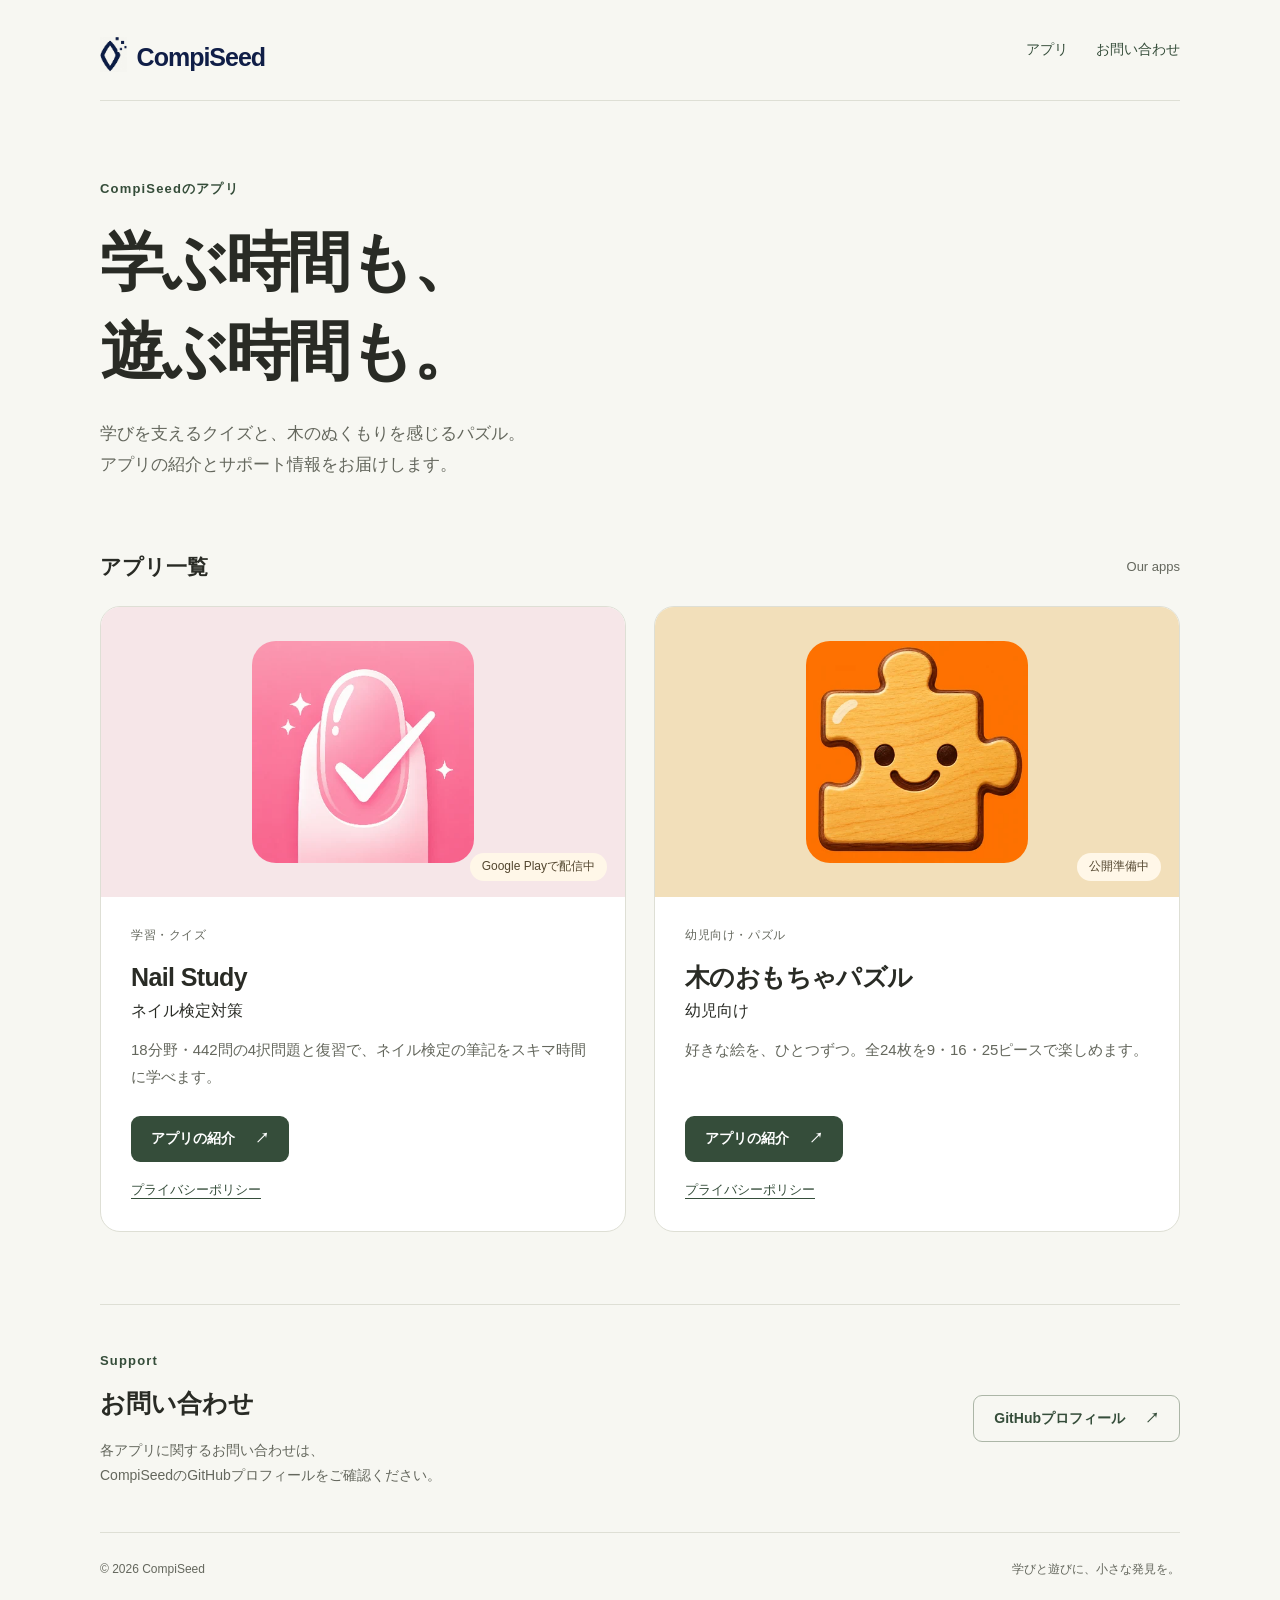
<file: index.html>
<!doctype html>
<html lang="ja">
<head>
  <meta charset="utf-8">
  <meta name="viewport" content="width=device-width, initial-scale=1">
  <meta name="description" content="CompiSeedのアプリ公式サイト。Nail Study - ネイル検定対策、木のおもちゃパズル幼児向けの紹介とプライバシーポリシー。">
  <title>CompiSeed | アプリの紹介・サポート</title>
  <link rel="stylesheet" href="assets/site.css?v=logo-c">
  <script src="assets/brand.js?v=logo-c" defer></script>
  <link rel="icon" href="/favicon.ico?v=full-logo-v2" type="image/x-icon">
  <link rel="icon" href="/favicon-32.png?v=full-logo-v2" type="image/png" sizes="32x32">
  <link rel="apple-touch-icon" href="/apple-touch-icon.png?v=full-logo-v2" sizes="180x180">
  <link rel="canonical" href="https://compiseed.github.io/">
  <meta property="og:type" content="website">
  <meta property="og:site_name" content="CompiSeed">
  <meta property="og:locale" content="ja_JP">
  <meta property="og:title" content="CompiSeed | アプリの紹介・サポート">
  <meta property="og:description" content="CompiSeedのアプリ公式サイト。Nail Study - ネイル検定対策、木のおもちゃパズル幼児向けの紹介とプライバシーポリシー。">
  <meta property="og:url" content="https://compiseed.github.io/">
  <meta property="og:image" content="https://compiseed.github.io/assets/og-compiseed-v1.png">
  <meta property="og:image:type" content="image/png">
  <meta property="og:image:width" content="1200">
  <meta property="og:image:height" content="630">
  <meta property="og:image:alt" content="CompiSeed。学ぶ時間も、遊ぶ時間も。Nail Studyと木のおもちゃパズルの公式サイト。">
  <meta name="twitter:card" content="summary_large_image">
  <meta name="twitter:title" content="CompiSeed | アプリの紹介・サポート">
  <meta name="twitter:description" content="CompiSeedのアプリ公式サイト。Nail Study - ネイル検定対策、木のおもちゃパズル幼児向けの紹介とプライバシーポリシー。">
  <meta name="twitter:image" content="https://compiseed.github.io/assets/og-compiseed-v1.png">
  <meta name="twitter:image:alt" content="CompiSeed。学ぶ時間も、遊ぶ時間も。Nail Studyと木のおもちゃパズルの公式サイト。">
</head>
<body>
  <a class="skip" href="#main">本文へ移動</a>
  <header class="site-header container">
    <a class="brand" href="./" aria-label="CompiSeed ホーム"><span class="brand-icon"><img src="assets/compiseed-logo.jpg" width="573" height="573" alt="CompiSeedのシンボルマーク" decoding="async"></span><span class="brand-wordmark">CompiSeed</span></a>
    <nav aria-label="メインナビゲーション"><a href="#apps">アプリ</a><a href="#support">お問い合わせ</a></nav>
  </header>
  <main id="main" class="container">
    <section class="intro" aria-labelledby="intro-title">
      <p class="eyebrow">CompiSeedのアプリ</p>
      <h1 id="intro-title">学ぶ時間も、<br>遊ぶ時間も。</h1>
      <p class="lead">学びを支えるクイズと、木のぬくもりを感じるパズル。<br class="desktop-break">アプリの紹介とサポート情報をお届けします。</p>
    </section>
    <section id="apps" aria-labelledby="apps-title">
      <div class="section-heading"><h2 id="apps-title">アプリ一覧</h2><span>Our apps</span></div>
      <div class="app-grid">
        <article class="app-card nail-card">
          <div class="app-visual nail-visual nail-icon-visual"><img src="assets/nail-icon.webp" width="360" height="360" alt="Nail Studyの公式アプリアイコン。ピンクの爪に白いチェックマーク。" decoding="async"><span class="status nail-status">Google Playで配信中</span></div>
          <div class="app-copy"><p class="category">学習・クイズ</p><h3>Nail Study<span class="subtitle">ネイル検定対策</span></h3><p>18分野・442問の4択問題と復習で、ネイル検定の筆記をスキマ時間に学べます。</p><div class="app-links"><a class="button" href="nail-study/">アプリの紹介 <span aria-hidden="true">↗</span></a><a class="text-link" href="privacy.html">プライバシーポリシー</a></div></div>
        </article>
        <article class="app-card puzzle-card">
          <div class="app-visual puzzle-visual"><img src="assets/smiling-piece.webp" width="360" height="360" alt="木の質感のある、にっこり笑うパズルピース" decoding="async"><span class="status">公開準備中</span></div>
          <div class="app-copy"><p class="category">幼児向け・パズル</p><h3>木のおもちゃパズル<span class="subtitle">幼児向け</span></h3><p>好きな絵を、ひとつずつ。全24枚を9・16・25ピースで楽しめます。</p><div class="app-links"><a class="button" href="wooden-puzzle/">アプリの紹介 <span aria-hidden="true">↗</span></a><a class="text-link" href="wooden-puzzle/privacy.html">プライバシーポリシー</a></div></div>
        </article>
      </div>
    </section>
    <section id="support" class="support" aria-labelledby="support-title">
      <div><p class="eyebrow">Support</p><h2 id="support-title">お問い合わせ</h2><p>各アプリに関するお問い合わせは、<br>CompiSeedのGitHubプロフィールをご確認ください。</p></div>
      <a class="button button-outline" href="https://github.com/compiseed">GitHubプロフィール <span aria-hidden="true">↗</span></a>
    </section>
  </main>
  <footer class="site-footer container"><span>© 2026 CompiSeed</span><span>学びと遊びに、小さな発見を。</span></footer>
</body>
</html>
</file>
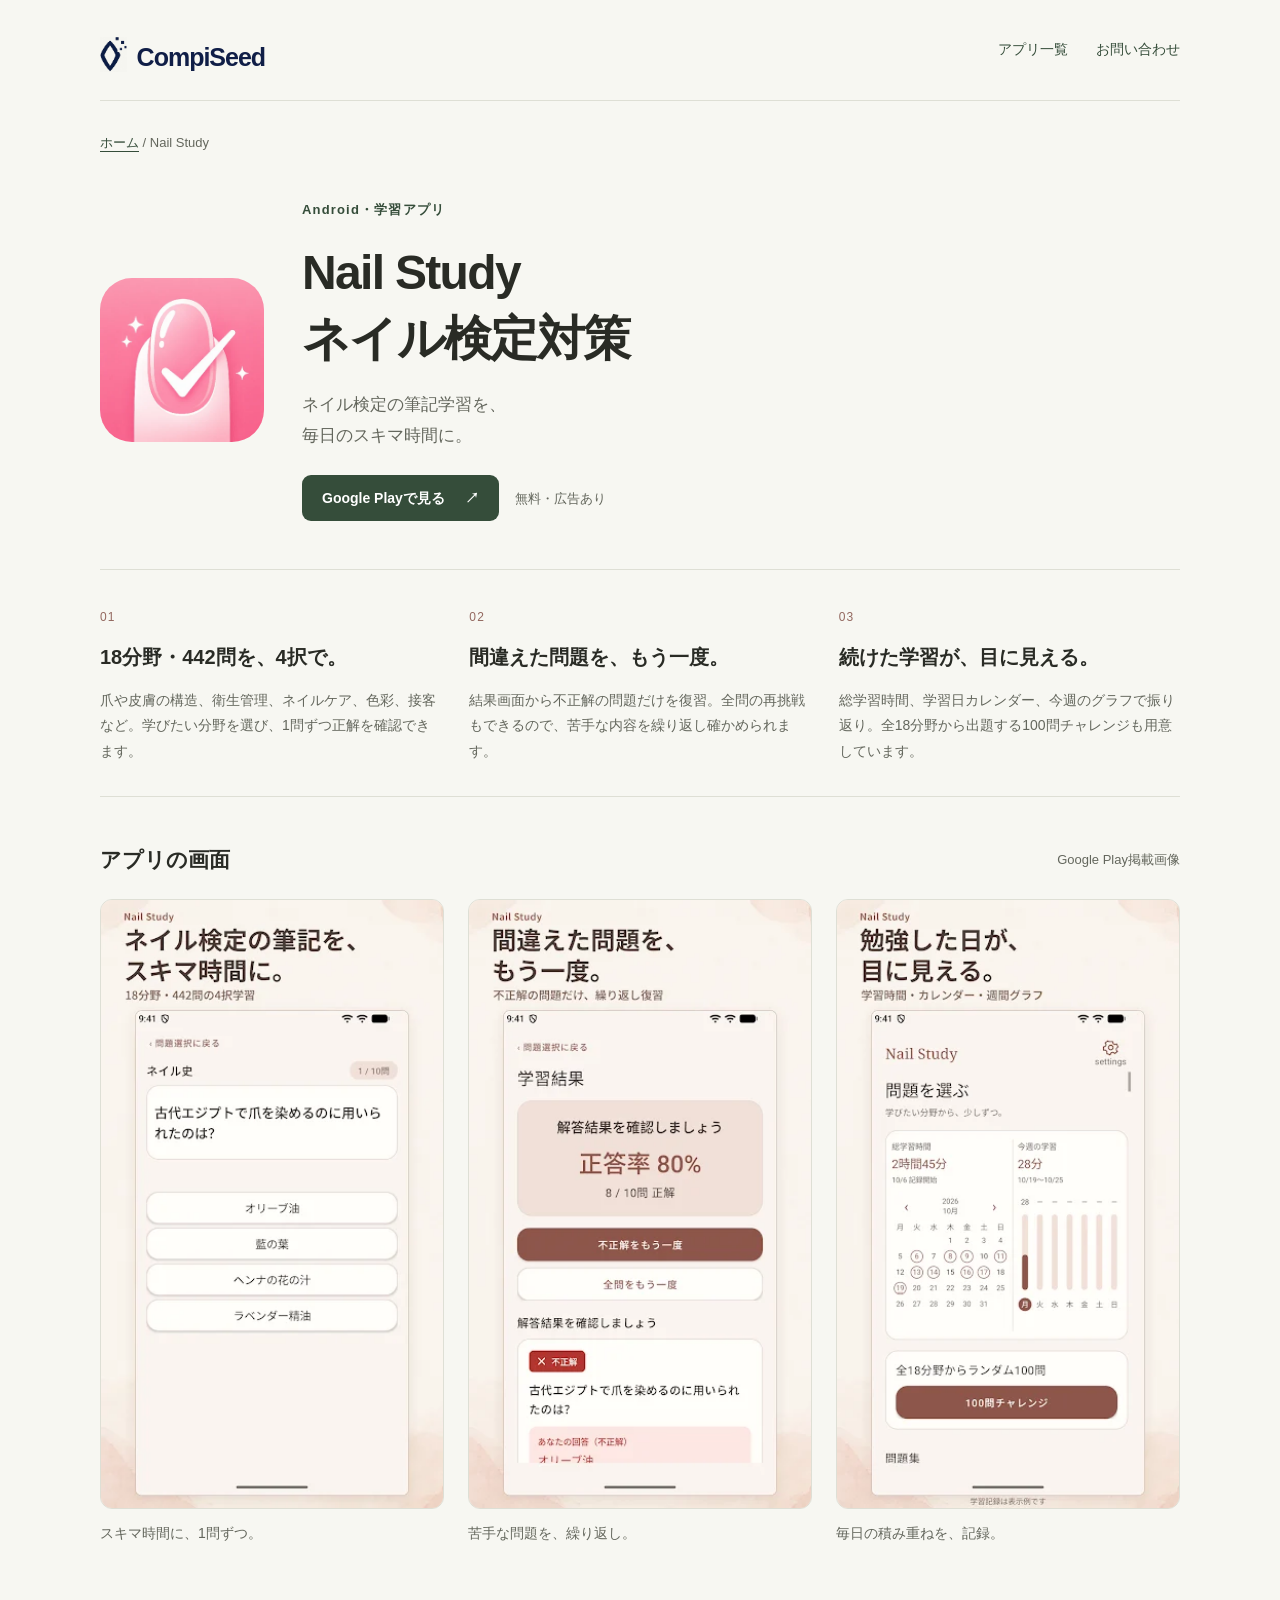
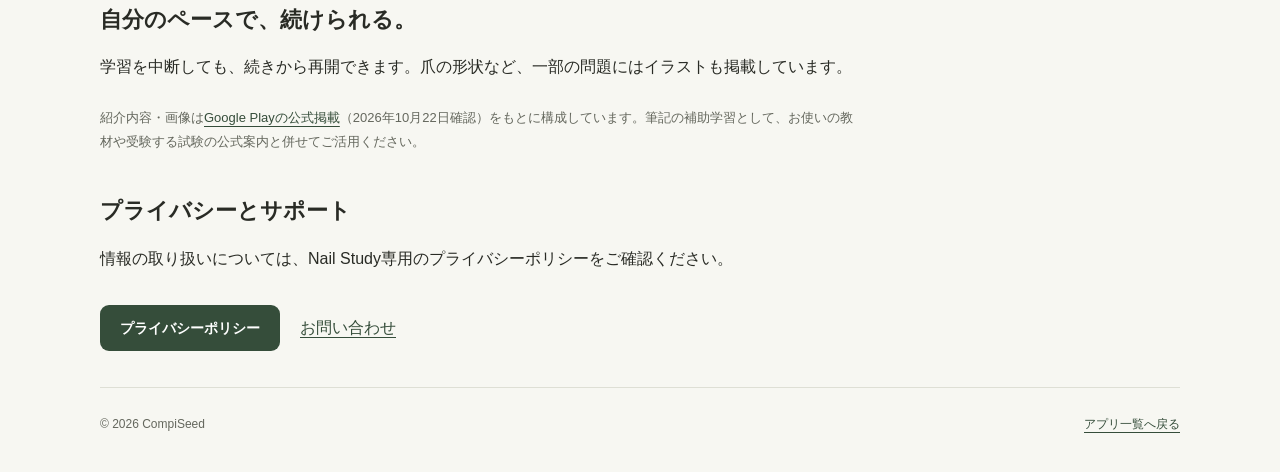
<file: nail-study/index.html>
<!doctype html>
<html lang="ja">
<head>
  <meta charset="utf-8">
  <meta name="viewport" content="width=device-width, initial-scale=1">
  <meta name="description" content="Nail Study - ネイル検定対策。18分野・442問の4択問題、間違えた問題の復習、学習記録、100問チャレンジで筆記学習をサポート。">
  <title>Nail Study - ネイル検定対策 | CompiSeed</title>
  <link rel="stylesheet" href="../assets/site.css?v=logo-c">
  <script src="../assets/brand.js?v=logo-c" defer></script>
  <link rel="icon" href="/favicon.ico?v=full-logo-v2" type="image/x-icon">
  <link rel="icon" href="/favicon-32.png?v=full-logo-v2" type="image/png" sizes="32x32">
  <link rel="apple-touch-icon" href="/apple-touch-icon.png?v=full-logo-v2" sizes="180x180">
  <link rel="canonical" href="https://compiseed.github.io/nail-study/">
  <meta property="og:type" content="website">
  <meta property="og:site_name" content="CompiSeed">
  <meta property="og:locale" content="ja_JP">
  <meta property="og:title" content="Nail Study - ネイル検定対策 | CompiSeed">
  <meta property="og:description" content="Nail Study - ネイル検定対策。18分野・442問の4択問題、間違えた問題の復習、学習記録、100問チャレンジで筆記学習をサポート。">
  <meta property="og:url" content="https://compiseed.github.io/nail-study/">
  <meta property="og:image" content="https://compiseed.github.io/assets/og-nail-study-v1.png">
  <meta property="og:image:type" content="image/png">
  <meta property="og:image:width" content="1200">
  <meta property="og:image:height" content="630">
  <meta property="og:image:alt" content="Nail Study - ネイル検定対策。18分野・442問の4択と復習で筆記学習をサポート。">
  <meta name="twitter:card" content="summary_large_image">
  <meta name="twitter:title" content="Nail Study - ネイル検定対策 | CompiSeed">
  <meta name="twitter:description" content="Nail Study - ネイル検定対策。18分野・442問の4択問題、間違えた問題の復習、学習記録、100問チャレンジで筆記学習をサポート。">
  <meta name="twitter:image" content="https://compiseed.github.io/assets/og-nail-study-v1.png">
  <meta name="twitter:image:alt" content="Nail Study - ネイル検定対策。18分野・442問の4択と復習で筆記学習をサポート。">
</head>
<body>
  <a class="skip" href="#main">本文へ移動</a>
  <header class="site-header container"><a class="brand" href="../"><span class="brand-icon"><img src="../assets/compiseed-logo.jpg" width="573" height="573" alt="CompiSeedのシンボルマーク" decoding="async"></span><span class="brand-wordmark">CompiSeed</span></a><nav aria-label="メインナビゲーション"><a href="../#apps">アプリ一覧</a><a href="../#support">お問い合わせ</a></nav></header>
  <main id="main" class="container">
    <p class="breadcrumbs"><a href="../">ホーム</a> / Nail Study</p>
    <section class="detail-intro nail-intro"><img class="nail-detail-icon" src="../assets/nail-icon.webp" width="360" height="360" alt="Nail Studyの公式アプリアイコン" decoding="async"><div><p class="eyebrow">Android・学習アプリ</p><h1>Nail Study<br>ネイル検定対策</h1><p class="lead">ネイル検定の筆記学習を、<br>毎日のスキマ時間に。</p><div class="detail-actions"><a class="button" href="https://play.google.com/store/apps/details?id=jp.compiseed.nailstudy&amp;hl=ja&amp;gl=JP">Google Playで見る <span aria-hidden="true">↗</span></a><span class="store-note">無料・広告あり</span></div></div></section>
    <section class="nail-features" aria-label="Nail Studyの特徴">
      <article><span class="feature-number">01</span><h2>18分野・442問を、4択で。</h2><p>爪や皮膚の構造、衛生管理、ネイルケア、色彩、接客など。学びたい分野を選び、1問ずつ正解を確認できます。</p></article>
      <article><span class="feature-number">02</span><h2>間違えた問題を、もう一度。</h2><p>結果画面から不正解の問題だけを復習。全問の再挑戦もできるので、苦手な内容を繰り返し確かめられます。</p></article>
      <article><span class="feature-number">03</span><h2>続けた学習が、目に見える。</h2><p>総学習時間、学習日カレンダー、今週のグラフで振り返り。全18分野から出題する100問チャレンジも用意しています。</p></article>
    </section>
    <section class="nail-screens" aria-labelledby="screens-title"><div class="section-heading"><h2 id="screens-title">アプリの画面</h2><span>Google Play掲載画像</span></div><div class="screenshot-grid">
      <figure><img src="../assets/nail-store-1.webp" width="333" height="592" alt="4択問題でネイル検定の筆記を学べる画面" loading="lazy" decoding="async"><figcaption>スキマ時間に、1問ずつ。</figcaption></figure>
      <figure><img src="../assets/nail-store-2.webp" width="333" height="592" alt="正答率を確認し、間違えた問題を復習できる結果画面" loading="lazy" decoding="async"><figcaption>苦手な問題を、繰り返し。</figcaption></figure>
      <figure><img src="../assets/nail-store-4.webp" width="333" height="592" alt="学習時間、学習日カレンダー、週間グラフを確認できる画面" loading="lazy" decoding="async"><figcaption>毎日の積み重ねを、記録。</figcaption></figure>
    </div></section>
    <div class="detail-copy">
      <h2>自分のペースで、続けられる。</h2><p>学習を中断しても、続きから再開できます。爪の形状など、一部の問題にはイラストも掲載しています。</p><p class="content-source">紹介内容・画像は<a href="https://play.google.com/store/apps/details?id=jp.compiseed.nailstudy&amp;hl=ja&amp;gl=JP">Google Playの公式掲載</a>（2026年10月22日確認）をもとに構成しています。筆記の補助学習として、お使いの教材や受験する試験の公式案内と併せてご活用ください。</p>
      <h2>プライバシーとサポート</h2><p>情報の取り扱いについては、Nail Study専用のプライバシーポリシーをご確認ください。</p>
      <div class="detail-actions"><a class="button" href="../privacy.html">プライバシーポリシー</a><a href="../#support">お問い合わせ</a></div>
    </div>
  </main>
  <footer class="site-footer container"><span>© 2026 CompiSeed</span><a href="../">アプリ一覧へ戻る</a></footer>
</body>
</html>
</file>
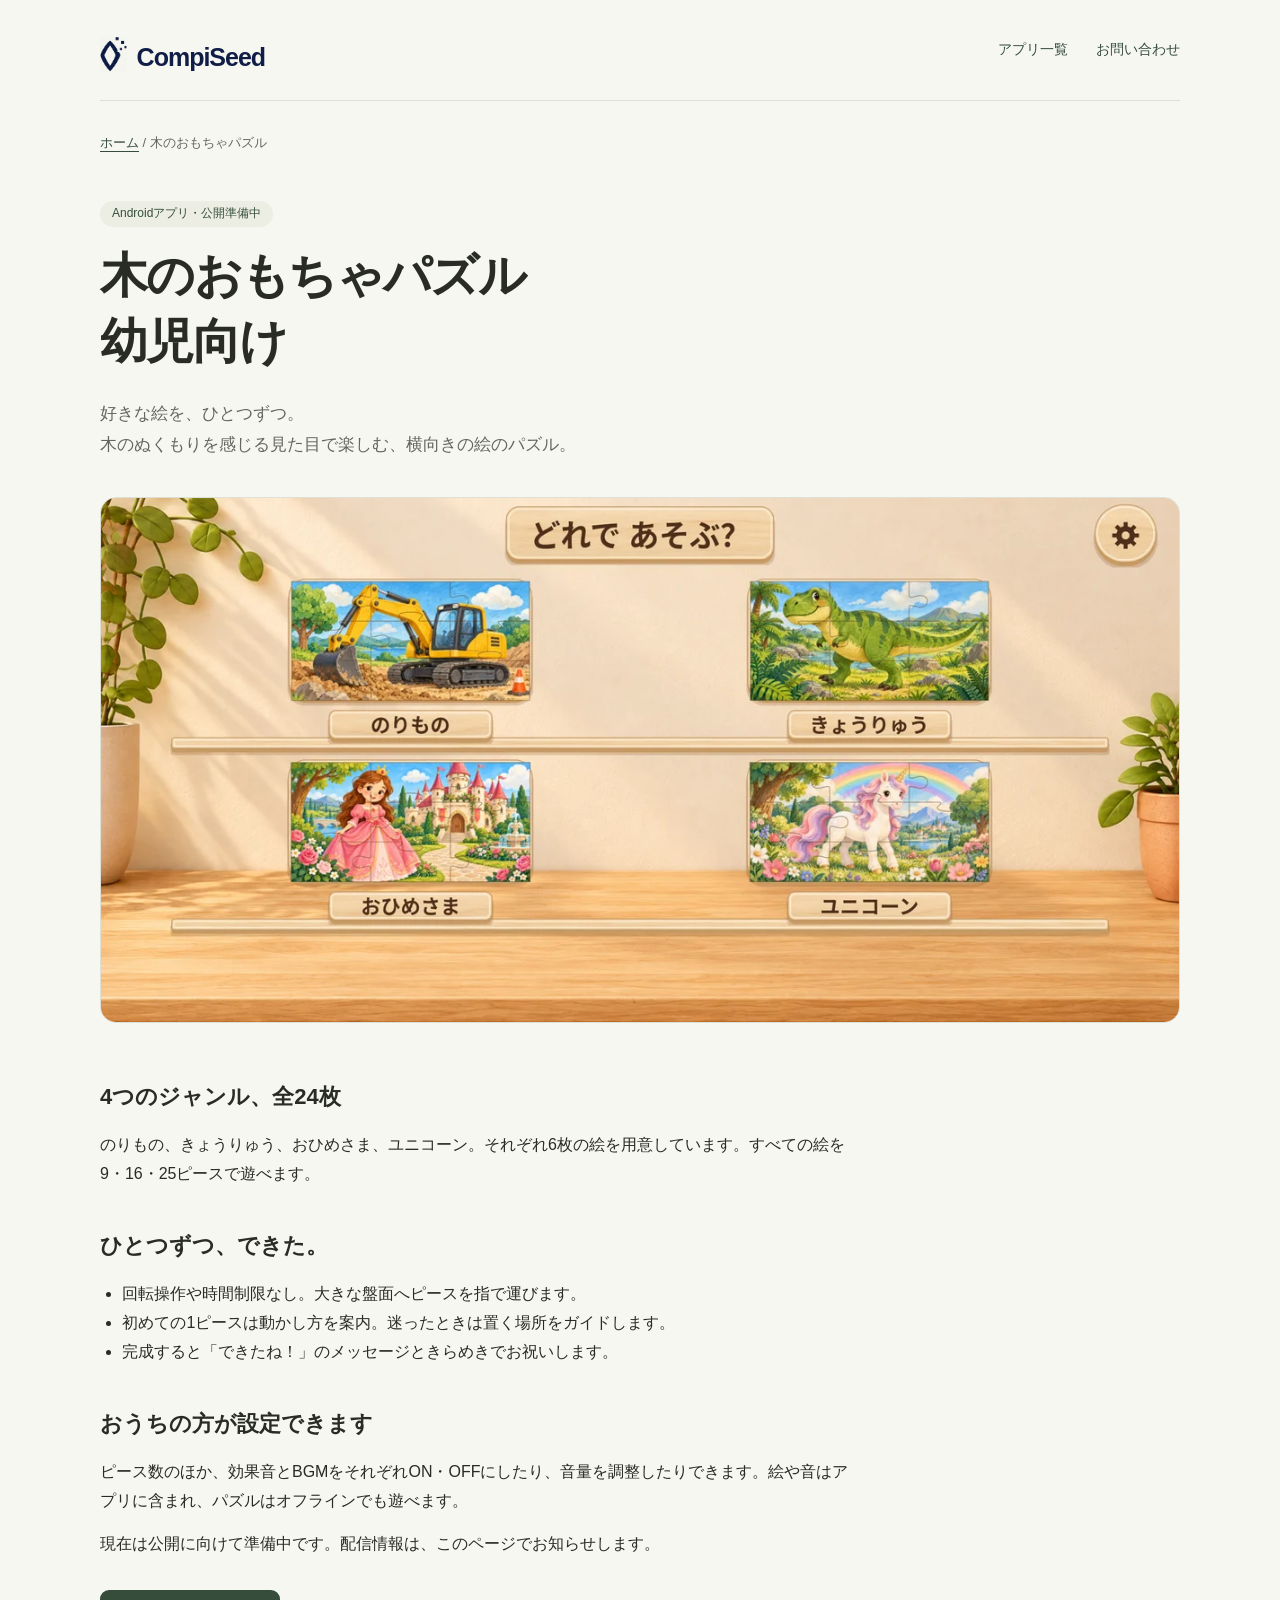
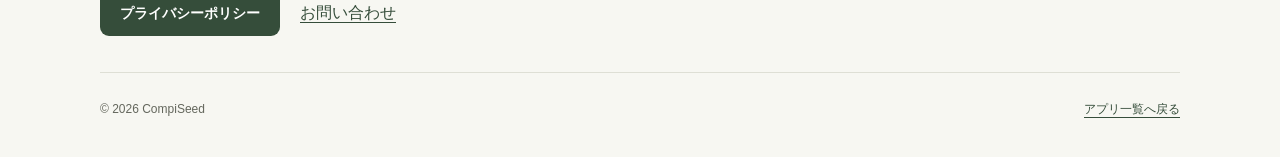
<file: wooden-puzzle/index.html>
<!doctype html>
<html lang="ja">
<head>
  <meta charset="utf-8">
  <meta name="viewport" content="width=device-width, initial-scale=1">
  <meta name="description" content="木のおもちゃパズル幼児向け。木のぬくもりを感じる横向きパズル。全24枚、9・16・25ピース。CompiSeedより公開準備中。">
  <title>木のおもちゃパズル幼児向け | CompiSeed</title>
  <link rel="stylesheet" href="../assets/site.css?v=logo-c">
  <script src="../assets/brand.js?v=logo-c" defer></script>
  <link rel="icon" href="/favicon.ico?v=full-logo-v2" type="image/x-icon">
  <link rel="icon" href="/favicon-32.png?v=full-logo-v2" type="image/png" sizes="32x32">
  <link rel="apple-touch-icon" href="/apple-touch-icon.png?v=full-logo-v2" sizes="180x180">
  <link rel="canonical" href="https://compiseed.github.io/wooden-puzzle/">
  <meta property="og:type" content="website">
  <meta property="og:site_name" content="CompiSeed">
  <meta property="og:locale" content="ja_JP">
  <meta property="og:title" content="木のおもちゃパズル幼児向け | CompiSeed">
  <meta property="og:description" content="木のおもちゃパズル幼児向け。木のぬくもりを感じる横向きパズル。全24枚、9・16・25ピース。CompiSeedより公開準備中。">
  <meta property="og:url" content="https://compiseed.github.io/wooden-puzzle/">
  <meta property="og:image" content="https://compiseed.github.io/assets/og-wooden-puzzle-v1.png">
  <meta property="og:image:type" content="image/png">
  <meta property="og:image:width" content="1200">
  <meta property="og:image:height" content="630">
  <meta property="og:image:alt" content="木のおもちゃパズル幼児向け。全24枚、9・16・25ピース。Androidアプリとして公開準備中。">
  <meta name="twitter:card" content="summary_large_image">
  <meta name="twitter:title" content="木のおもちゃパズル幼児向け | CompiSeed">
  <meta name="twitter:description" content="木のおもちゃパズル幼児向け。木のぬくもりを感じる横向きパズル。全24枚、9・16・25ピース。CompiSeedより公開準備中。">
  <meta name="twitter:image" content="https://compiseed.github.io/assets/og-wooden-puzzle-v1.png">
  <meta name="twitter:image:alt" content="木のおもちゃパズル幼児向け。全24枚、9・16・25ピース。Androidアプリとして公開準備中。">
</head>
<body>
  <a class="skip" href="#main">本文へ移動</a>
  <header class="site-header container"><a class="brand" href="../"><span class="brand-icon"><img src="../assets/compiseed-logo.jpg" width="573" height="573" alt="CompiSeedのシンボルマーク" decoding="async"></span><span class="brand-wordmark">CompiSeed</span></a><nav aria-label="メインナビゲーション"><a href="../#apps">アプリ一覧</a><a href="../#support">お問い合わせ</a></nav></header>
  <main id="main" class="container">
    <p class="breadcrumbs"><a href="../">ホーム</a> / 木のおもちゃパズル</p>
    <section class="detail-intro"><span class="status-inline">Androidアプリ・公開準備中</span><h1>木のおもちゃパズル<br>幼児向け</h1><p class="lead">好きな絵を、ひとつずつ。<br>木のぬくもりを感じる見た目で楽しむ、横向きの絵のパズル。</p></section>
    <img class="detail-image" src="../assets/puzzle-genres.webp" width="1200" height="584" alt="木の棚に並ぶ、のりもの・きょうりゅう・おひめさま・ユニコーンの4ジャンル。開発中の実際の画面。" decoding="async">
    <div class="detail-copy">
      <h2>4つのジャンル、全24枚</h2><p>のりもの、きょうりゅう、おひめさま、ユニコーン。それぞれ6枚の絵を用意しています。すべての絵を9・16・25ピースで遊べます。</p>
      <h2>ひとつずつ、できた。</h2><ul><li>回転操作や時間制限なし。大きな盤面へピースを指で運びます。</li><li>初めての1ピースは動かし方を案内。迷ったときは置く場所をガイドします。</li><li>完成すると「できたね！」のメッセージときらめきでお祝いします。</li></ul>
      <h2>おうちの方が設定できます</h2><p>ピース数のほか、効果音とBGMをそれぞれON・OFFにしたり、音量を調整したりできます。絵や音はアプリに含まれ、パズルはオフラインでも遊べます。</p><p>現在は公開に向けて準備中です。配信情報は、このページでお知らせします。</p>
      <div class="detail-actions"><a class="button" href="privacy.html">プライバシーポリシー</a><a href="../#support">お問い合わせ</a></div>
    </div>
  </main>
  <footer class="site-footer container"><span>© 2026 CompiSeed</span><a href="../">アプリ一覧へ戻る</a></footer>
</body>
</html>
</file>
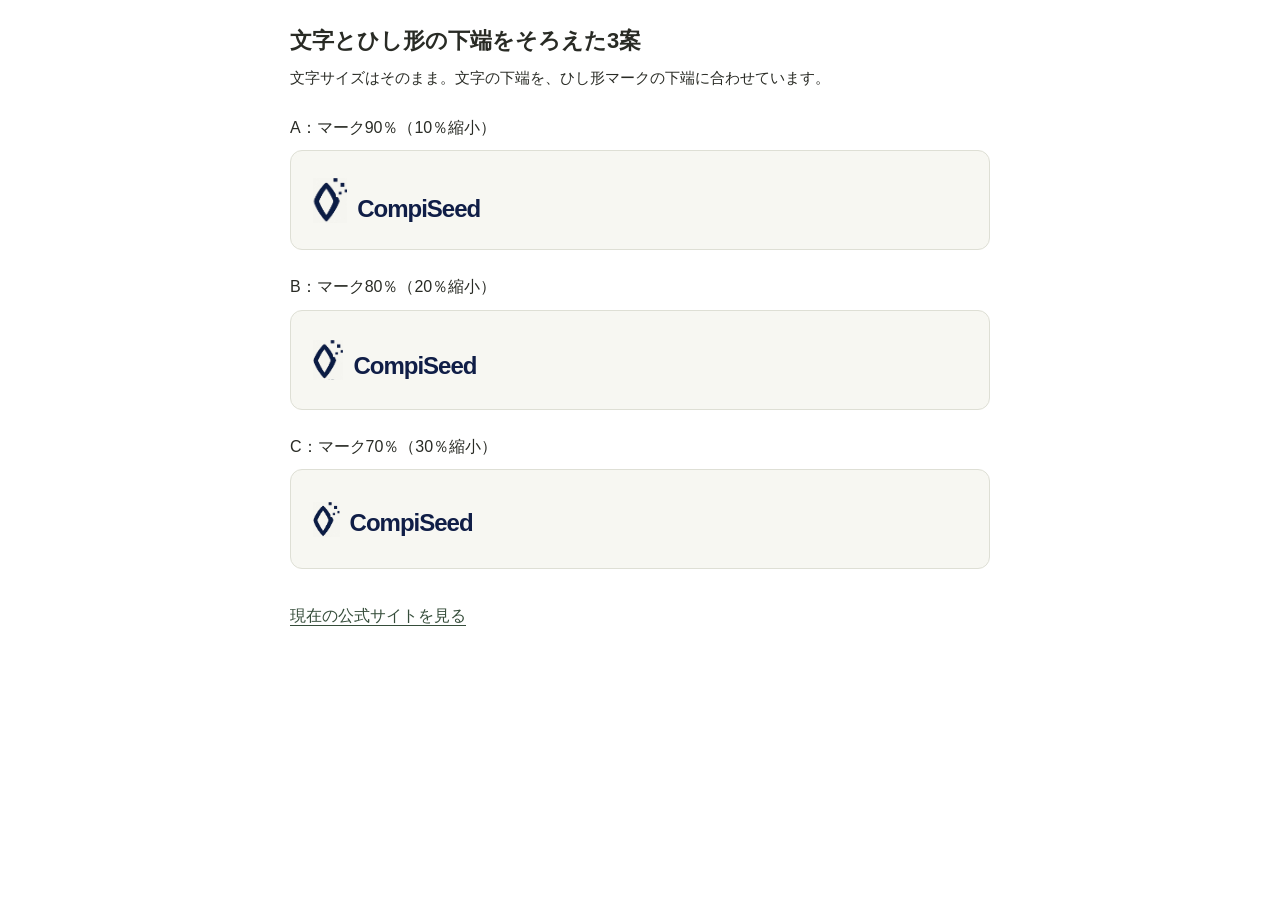
<file: previews/logo-sizes/index.html>
<!doctype html>
<html lang="ja">
<head>
  <meta charset="utf-8">
  <meta name="viewport" content="width=device-width, initial-scale=1">
  <meta name="robots" content="noindex">
  <title>文字とひし形の下端をそろえた3案 | CompiSeed</title>
  <style>
    *{box-sizing:border-box}body{margin:0;background:#fff;color:#292b25;font-family:-apple-system,BlinkMacSystemFont,"Segoe UI","Noto Sans JP",sans-serif;line-height:1.7;-webkit-text-size-adjust:100%}main{width:min(100% - 32px,700px);margin:24px auto 40px}h1{font-size:22px;line-height:1.5;margin:0 0 8px}p{font-size:15px;margin:0 0 20px}a{color:#354d3a;text-underline-offset:4px}.links{display:flex;flex-wrap:wrap;gap:16px;margin-top:20px}.links a{display:inline-flex;min-height:44px;align-items:center}.option{margin:24px 0}.option h2{font-size:16px;font-weight:500;line-height:1.6;margin:0 0 10px}.sample{background:#f7f7f2;border:1px solid #dedfd5;border-radius:12px;padding:24px 22px;min-height:100px;display:flex;align-items:center}.brand{display:inline-flex;align-items:center;gap:10px;color:#101e47;font-size:24px;line-height:1.8;font-weight:750;letter-spacing:-1px;white-space:nowrap}.symbol{position:relative;width:calc(38px * var(--mark-scale));height:calc(50px * var(--mark-scale));overflow:hidden;display:block;flex:none;mix-blend-mode:multiply}.symbol img{position:absolute;display:block;width:calc(74px * var(--mark-scale));height:calc(74px * var(--mark-scale));max-width:none;left:calc(-21px * var(--mark-scale));top:calc(-8px * var(--mark-scale))}.wordmark{font-size:24px}
    .brand{align-items:flex-end}.wordmark{display:block;line-height:1}.baseline-probe{display:inline-block;width:0;height:0;vertical-align:baseline}
  </style>
  <link rel="icon" href="/favicon.ico?v=full-logo-v2" type="image/x-icon">
  <link rel="icon" href="/favicon-32.png?v=full-logo-v2" type="image/png" sizes="32x32">
  <link rel="apple-touch-icon" href="/apple-touch-icon.png?v=full-logo-v2" sizes="180x180">
</head>
<body>
  <main>
    <h1>文字とひし形の下端をそろえた3案</h1>
    <p>文字サイズはそのまま。文字の下端を、ひし形マークの下端に合わせています。</p>
    <section class="option" style="--mark-scale:.9" aria-labelledby="option-a"><h2 id="option-a">A：マーク90％（10％縮小）</h2><div class="sample"><div class="brand"><span class="symbol"><img src="../../assets/compiseed-logo.jpg" width="573" height="573" alt="CompiSeedのシンボルマーク"></span><span class="wordmark">CompiSeed</span></div></div></section>
    <section class="option" style="--mark-scale:.8" aria-labelledby="option-b"><h2 id="option-b">B：マーク80％（20％縮小）</h2><div class="sample"><div class="brand"><span class="symbol"><img src="../../assets/compiseed-logo.jpg" width="573" height="573" alt="CompiSeedのシンボルマーク"></span><span class="wordmark">CompiSeed</span></div></div></section>
    <section class="option" style="--mark-scale:.7" aria-labelledby="option-c"><h2 id="option-c">C：マーク70％（30％縮小）</h2><div class="sample"><div class="brand"><span class="symbol"><img src="../../assets/compiseed-logo.jpg" width="573" height="573" alt="CompiSeedのシンボルマーク"></span><span class="wordmark">CompiSeed</span></div></div></section>
    <div class="links"><a href="../../">現在の公式サイトを見る</a></div>
  </main>
  <script>
    function alignLogoBottoms(){
      const canvas=document.createElement('canvas'),ctx=canvas.getContext('2d');
      document.querySelectorAll('.brand').forEach(brand=>{
        const word=brand.querySelector('.wordmark');
        let probe=word.querySelector('.baseline-probe');
        if(!probe){probe=document.createElement('span');probe.className='baseline-probe';probe.setAttribute('aria-hidden','true');word.append(probe);}
        word.style.transform='none';
        const font=getComputedStyle(word);ctx.font=font.fontWeight+' '+font.fontSize+' '+font.fontFamily;
        const textBottom=probe.getBoundingClientRect().top+ctx.measureText('CompiSeed').actualBoundingBoxDescent;
        const image=brand.querySelector('.symbol img').getBoundingClientRect();
        const diamondBottom=image.top+image.height*439/573;
        word.style.transform='translateY('+(diamondBottom-textBottom)+'px)';
        brand.dataset.bottomAligned='true';
      });
    }
    document.fonts.ready.then(alignLogoBottoms);
    window.addEventListener('resize',alignLogoBottoms);
  </script>
</body>
</html>
</file>
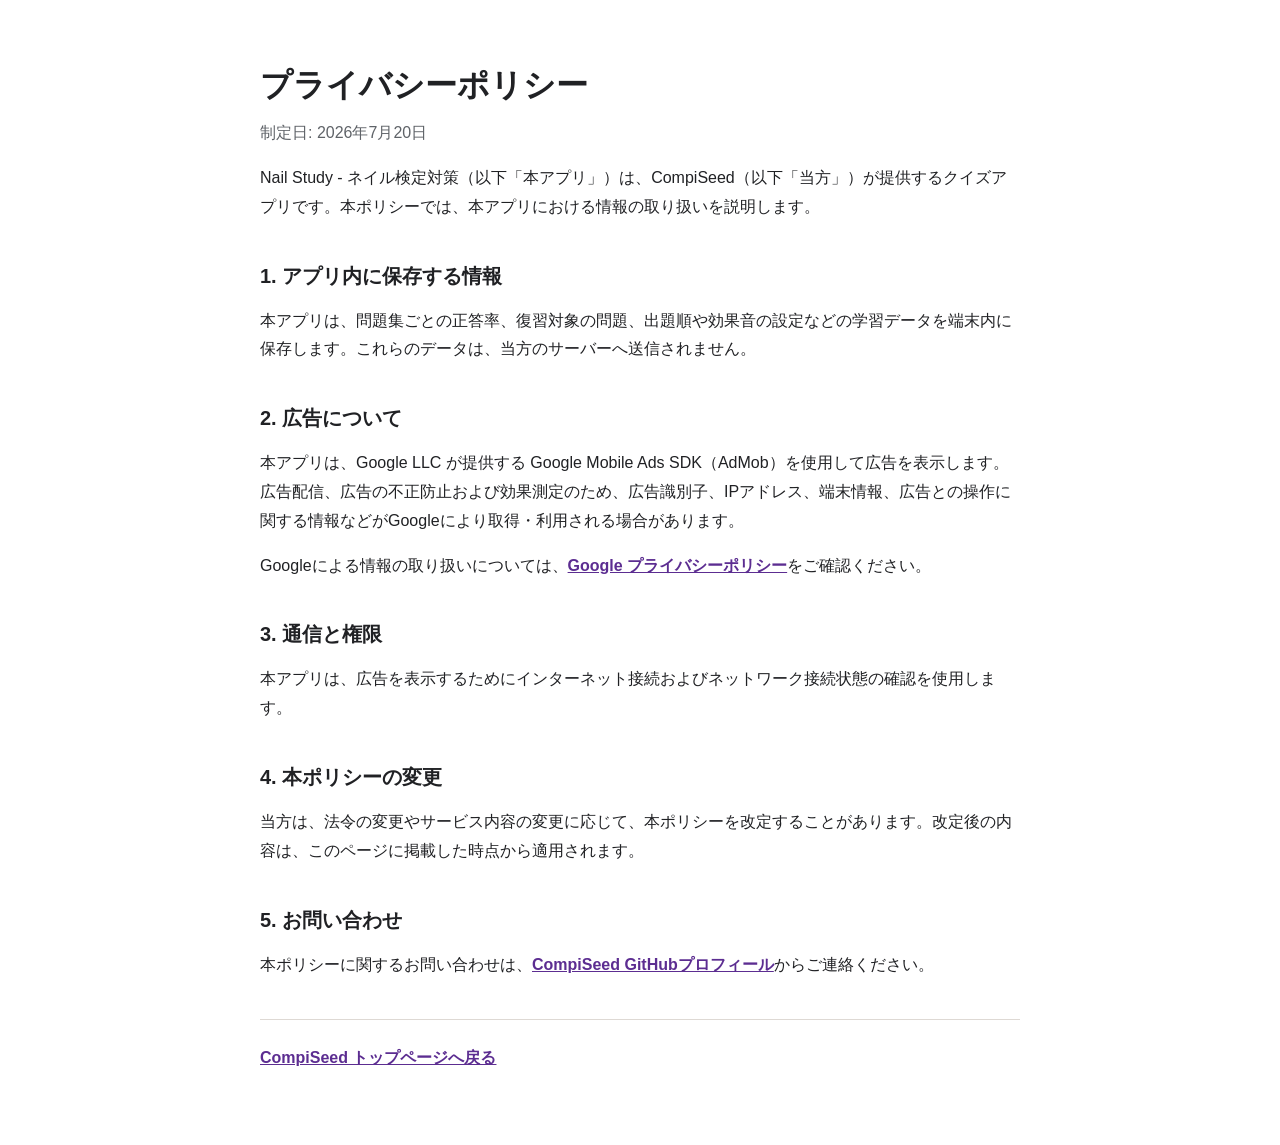
<file: privacy.html>
<!doctype html>
<html lang="ja">
<head>
  <meta charset="utf-8">
  <meta name="viewport" content="width=device-width, initial-scale=1">
  <title>プライバシーポリシー | Nail Study - ネイル検定対策</title>
  <meta name="description" content="CompiSeedが提供するNail Study - ネイル検定対策のプライバシーポリシー。情報の取り扱いについてご案内します。">
  <style>
    :root { --ink: #202124; --muted: #5f6368; --line: #ded9d4; --accent: #5c2d91; }
    * { box-sizing: border-box; }
    body { margin: 0; color: var(--ink); background: #fff; font-family: -apple-system, BlinkMacSystemFont, "Segoe UI", "Noto Sans JP", sans-serif; line-height: 1.8; }
    main { width: min(100% - 40px, 760px); margin: 0 auto; padding: 64px 0 56px; }
    h1 { margin: 0 0 12px; font-size: 32px; line-height: 1.35; }
    h2 { margin: 40px 0 10px; font-size: 20px; line-height: 1.45; }
    p, li { font-size: 16px; }
    .date { margin: 0; color: var(--muted); }
    .note { border-top: 1px solid var(--line); margin-top: 40px; padding-top: 24px; }
    a { color: var(--accent); font-weight: 600; }
    @media (max-width: 480px) { main { width: min(100% - 32px, 760px); padding-top: 48px; } h1 { font-size: 28px; } }
  </style>
  <link rel="icon" href="/favicon.ico?v=full-logo-v2" type="image/x-icon">
  <link rel="icon" href="/favicon-32.png?v=full-logo-v2" type="image/png" sizes="32x32">
  <link rel="apple-touch-icon" href="/apple-touch-icon.png?v=full-logo-v2" sizes="180x180">
  <link rel="canonical" href="https://compiseed.github.io/privacy.html">
  <meta property="og:type" content="website">
  <meta property="og:site_name" content="CompiSeed">
  <meta property="og:locale" content="ja_JP">
  <meta property="og:title" content="プライバシーポリシー | Nail Study - ネイル検定対策">
  <meta property="og:description" content="CompiSeedが提供するNail Study - ネイル検定対策のプライバシーポリシー。情報の取り扱いについてご案内します。">
  <meta property="og:url" content="https://compiseed.github.io/privacy.html">
  <meta property="og:image" content="https://compiseed.github.io/assets/og-nail-study-v1.png">
  <meta property="og:image:type" content="image/png">
  <meta property="og:image:width" content="1200">
  <meta property="og:image:height" content="630">
  <meta property="og:image:alt" content="Nail Study - ネイル検定対策のプライバシーポリシー。">
  <meta name="twitter:card" content="summary_large_image">
  <meta name="twitter:title" content="プライバシーポリシー | Nail Study - ネイル検定対策">
  <meta name="twitter:description" content="CompiSeedが提供するNail Study - ネイル検定対策のプライバシーポリシー。情報の取り扱いについてご案内します。">
  <meta name="twitter:image" content="https://compiseed.github.io/assets/og-nail-study-v1.png">
  <meta name="twitter:image:alt" content="Nail Study - ネイル検定対策のプライバシーポリシー。">
</head>
<body>
  <main>
    <h1>プライバシーポリシー</h1>
    <p class="date">制定日: 2026年7月20日</p>
    <p>Nail Study - ネイル検定対策（以下「本アプリ」）は、CompiSeed（以下「当方」）が提供するクイズアプリです。本ポリシーでは、本アプリにおける情報の取り扱いを説明します。</p>

    <h2>1. アプリ内に保存する情報</h2>
    <p>本アプリは、問題集ごとの正答率、復習対象の問題、出題順や効果音の設定などの学習データを端末内に保存します。これらのデータは、当方のサーバーへ送信されません。</p>

    <h2>2. 広告について</h2>
    <p>本アプリは、Google LLC が提供する Google Mobile Ads SDK（AdMob）を使用して広告を表示します。広告配信、広告の不正防止および効果測定のため、広告識別子、IPアドレス、端末情報、広告との操作に関する情報などがGoogleにより取得・利用される場合があります。</p>
    <p>Googleによる情報の取り扱いについては、<a href="https://policies.google.com/privacy?hl=ja" target="_blank" rel="noopener">Google プライバシーポリシー</a>をご確認ください。</p>

    <h2>3. 通信と権限</h2>
    <p>本アプリは、広告を表示するためにインターネット接続およびネットワーク接続状態の確認を使用します。</p>

    <h2>4. 本ポリシーの変更</h2>
    <p>当方は、法令の変更やサービス内容の変更に応じて、本ポリシーを改定することがあります。改定後の内容は、このページに掲載した時点から適用されます。</p>

    <h2>5. お問い合わせ</h2>
    <p>本ポリシーに関するお問い合わせは、<a href="https://github.com/compiseed">CompiSeed GitHubプロフィール</a>からご連絡ください。</p>

    <p class="note"><a href="index.html">CompiSeed トップページへ戻る</a></p>
  </main>
</body>
</html>
</file>
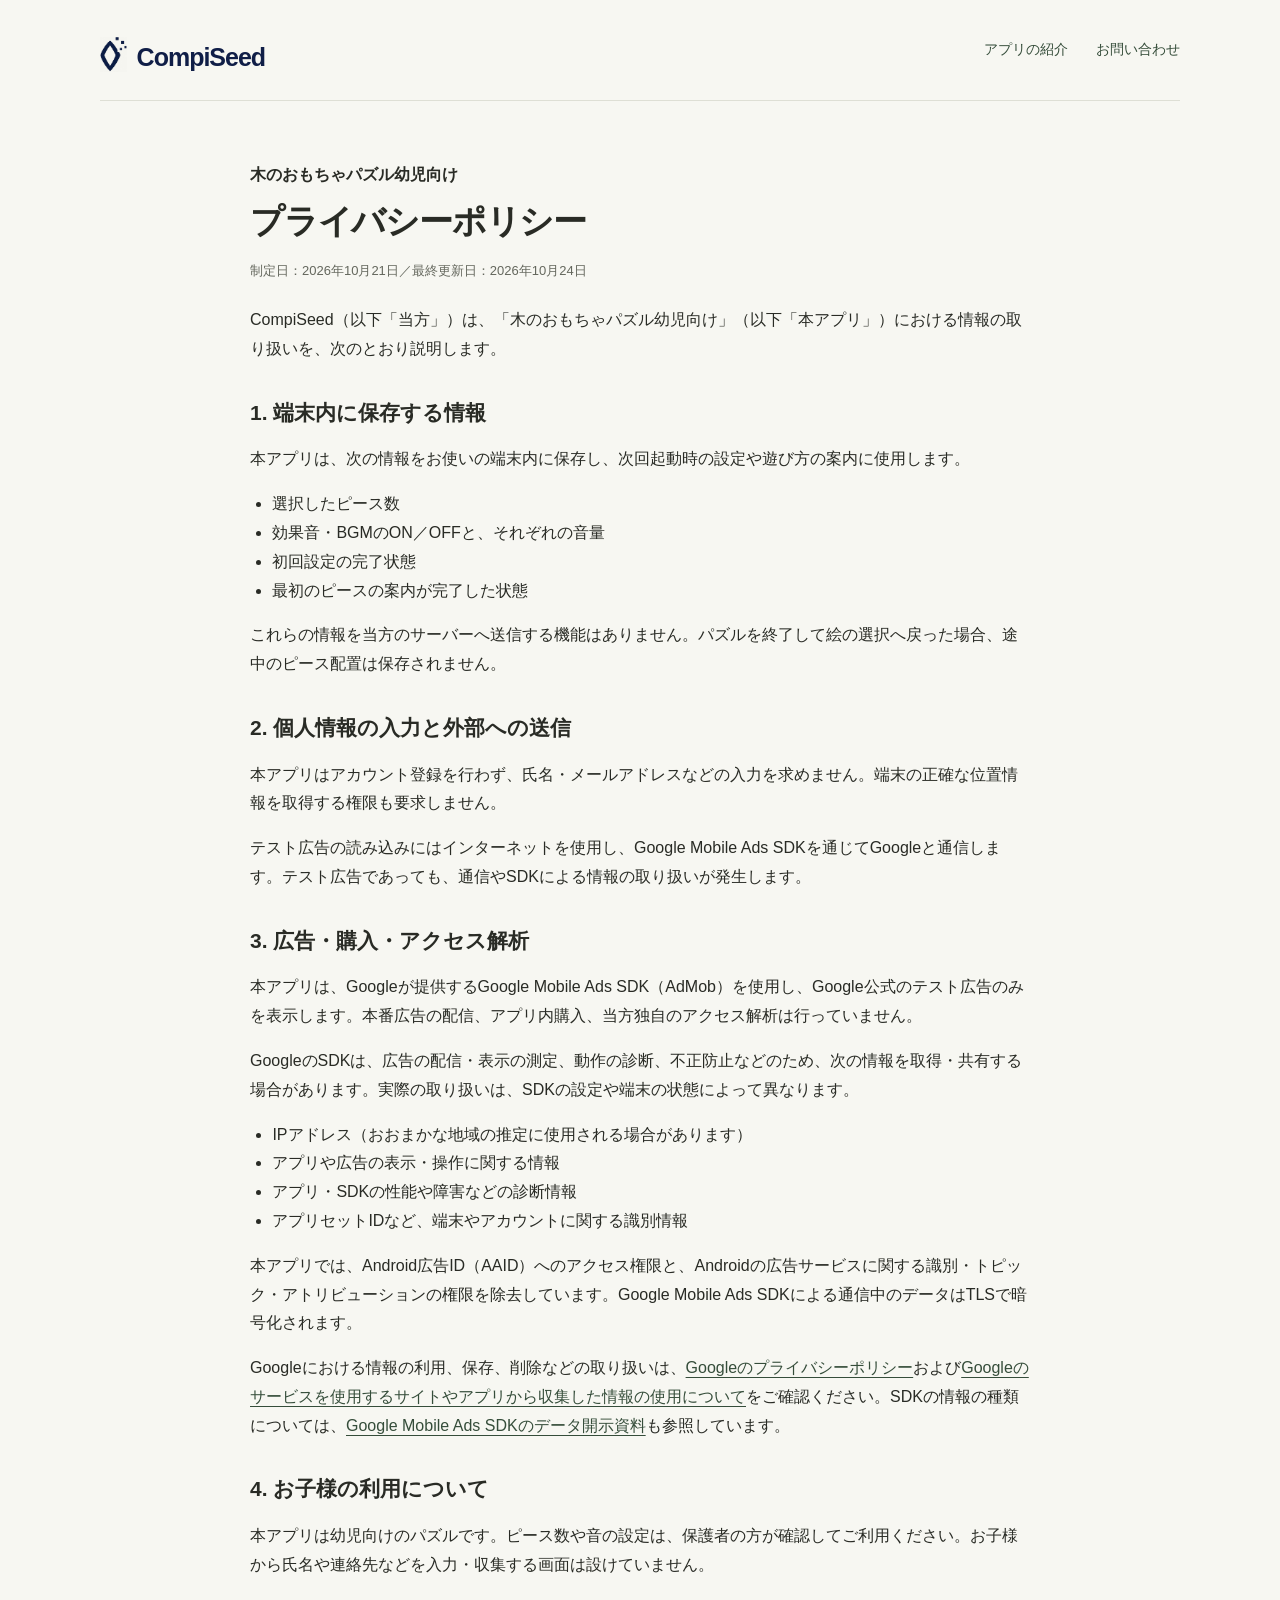
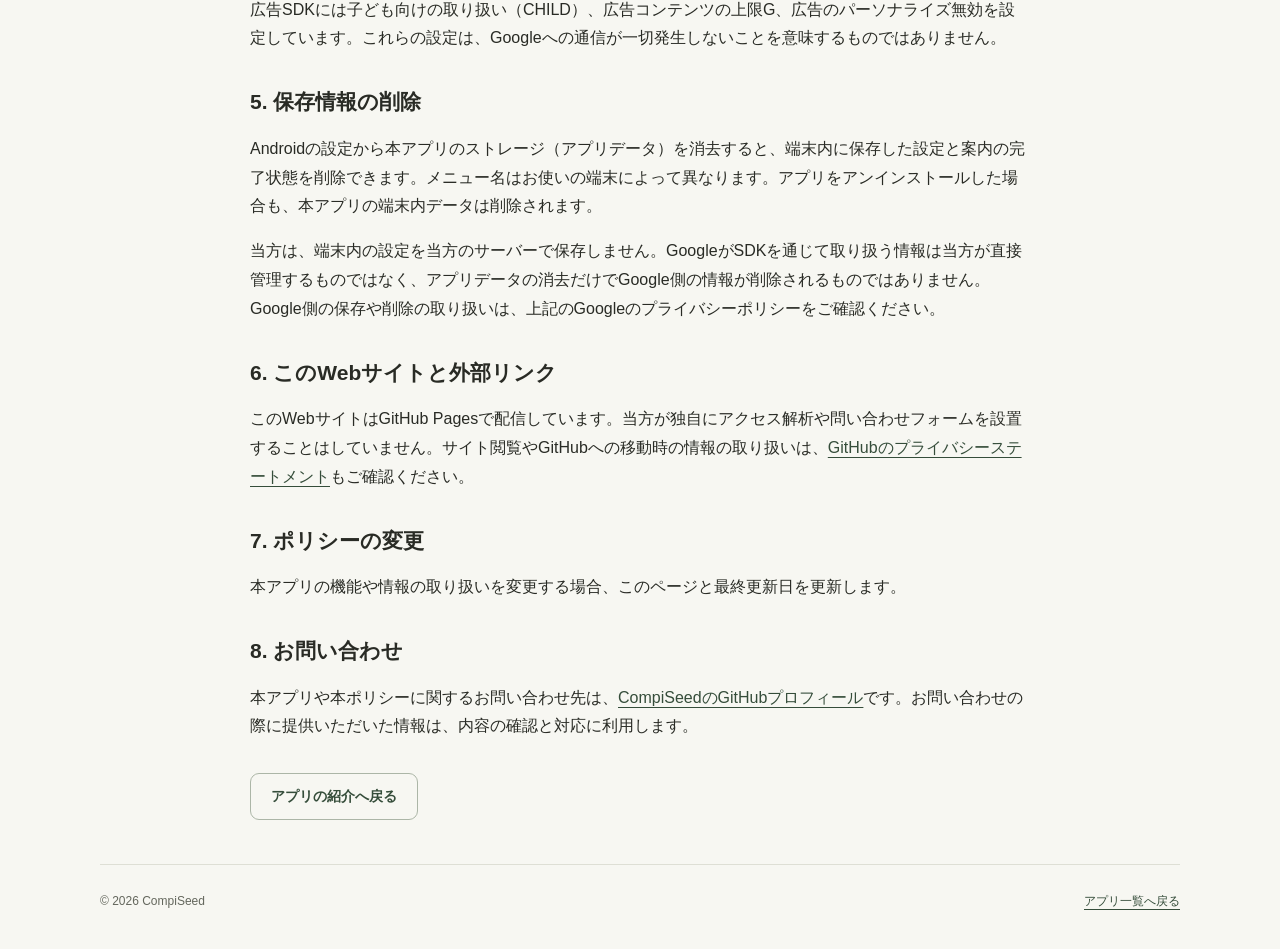
<file: wooden-puzzle/privacy.html>
<!doctype html>
<html lang="ja">
<head>
  <meta charset="utf-8">
  <meta name="viewport" content="width=device-width, initial-scale=1">
  <meta name="description" content="CompiSeedが提供する木のおもちゃパズル幼児向けのプライバシーポリシー。現行の公開前確認版における情報の取り扱い。">
  <title>プライバシーポリシー | 木のおもちゃパズル幼児向け</title>
  <link rel="stylesheet" href="../assets/site.css?v=logo-c">
  <script src="../assets/brand.js?v=logo-c" defer></script>
  <link rel="icon" href="/favicon.ico?v=full-logo-v2" type="image/x-icon">
  <link rel="icon" href="/favicon-32.png?v=full-logo-v2" type="image/png" sizes="32x32">
  <link rel="apple-touch-icon" href="/apple-touch-icon.png?v=full-logo-v2" sizes="180x180">
  <link rel="canonical" href="https://compiseed.github.io/wooden-puzzle/privacy.html">
  <meta property="og:type" content="website">
  <meta property="og:site_name" content="CompiSeed">
  <meta property="og:locale" content="ja_JP">
  <meta property="og:title" content="プライバシーポリシー | 木のおもちゃパズル幼児向け">
  <meta property="og:description" content="CompiSeedが提供する木のおもちゃパズル幼児向けのプライバシーポリシー。現行の公開前確認版における情報の取り扱い。">
  <meta property="og:url" content="https://compiseed.github.io/wooden-puzzle/privacy.html">
  <meta property="og:image" content="https://compiseed.github.io/assets/og-wooden-puzzle-v1.png">
  <meta property="og:image:type" content="image/png">
  <meta property="og:image:width" content="1200">
  <meta property="og:image:height" content="630">
  <meta property="og:image:alt" content="木のおもちゃパズル幼児向けのプライバシーポリシー。">
  <meta name="twitter:card" content="summary_large_image">
  <meta name="twitter:title" content="プライバシーポリシー | 木のおもちゃパズル幼児向け">
  <meta name="twitter:description" content="CompiSeedが提供する木のおもちゃパズル幼児向けのプライバシーポリシー。現行の公開前確認版における情報の取り扱い。">
  <meta name="twitter:image" content="https://compiseed.github.io/assets/og-wooden-puzzle-v1.png">
  <meta name="twitter:image:alt" content="木のおもちゃパズル幼児向けのプライバシーポリシー。">
</head>
<body>
  <a class="skip" href="#main">本文へ移動</a>
  <header class="site-header container"><a class="brand" href="../"><span class="brand-icon"><img src="../assets/compiseed-logo.jpg" width="573" height="573" alt="CompiSeedのシンボルマーク" decoding="async"></span><span class="brand-wordmark">CompiSeed</span></a><nav aria-label="メインナビゲーション"><a href="./">アプリの紹介</a><a href="../#support">お問い合わせ</a></nav></header>
  <main id="main" class="container">
    <article class="policy">
      <p class="policy-app">木のおもちゃパズル幼児向け</p><h1>プライバシーポリシー</h1><p class="date">制定日：2026年10月21日／最終更新日：2026年10月24日</p>
      <p>CompiSeed（以下「当方」）は、「木のおもちゃパズル幼児向け」（以下「本アプリ」）における情報の取り扱いを、次のとおり説明します。</p>
      <h2>1. 端末内に保存する情報</h2>
      <p>本アプリは、次の情報をお使いの端末内に保存し、次回起動時の設定や遊び方の案内に使用します。</p><ul><li>選択したピース数</li><li>効果音・BGMのON／OFFと、それぞれの音量</li><li>初回設定の完了状態</li><li>最初のピースの案内が完了した状態</li></ul><p>これらの情報を当方のサーバーへ送信する機能はありません。パズルを終了して絵の選択へ戻った場合、途中のピース配置は保存されません。</p>
      <h2>2. 個人情報の入力と外部への送信</h2>
      <p>本アプリはアカウント登録を行わず、氏名・メールアドレスなどの入力を求めません。端末の正確な位置情報を取得する権限も要求しません。</p>
      <p>テスト広告の読み込みにはインターネットを使用し、Google Mobile Ads SDKを通じてGoogleと通信します。テスト広告であっても、通信やSDKによる情報の取り扱いが発生します。</p>
      <h2>3. 広告・購入・アクセス解析</h2>
      <p>本アプリは、Googleが提供するGoogle Mobile Ads SDK（AdMob）を使用し、Google公式のテスト広告のみを表示します。本番広告の配信、アプリ内購入、当方独自のアクセス解析は行っていません。</p>
      <p>GoogleのSDKは、広告の配信・表示の測定、動作の診断、不正防止などのため、次の情報を取得・共有する場合があります。実際の取り扱いは、SDKの設定や端末の状態によって異なります。</p>
      <ul><li>IPアドレス（おおまかな地域の推定に使用される場合があります）</li><li>アプリや広告の表示・操作に関する情報</li><li>アプリ・SDKの性能や障害などの診断情報</li><li>アプリセットIDなど、端末やアカウントに関する識別情報</li></ul>
      <p>本アプリでは、Android広告ID（AAID）へのアクセス権限と、Androidの広告サービスに関する識別・トピック・アトリビューションの権限を除去しています。Google Mobile Ads SDKによる通信中のデータはTLSで暗号化されます。</p>
      <p>Googleにおける情報の利用、保存、削除などの取り扱いは、<a href="https://policies.google.com/privacy?hl=ja">Googleのプライバシーポリシー</a>および<a href="https://policies.google.com/technologies/partner-sites?hl=ja">Googleのサービスを使用するサイトやアプリから収集した情報の使用について</a>をご確認ください。SDKの情報の種類については、<a href="https://developers.google.com/admob/android/privacy/play-data-disclosure?hl=ja">Google Mobile Ads SDKのデータ開示資料</a>も参照しています。</p>
      <h2>4. お子様の利用について</h2>
      <p>本アプリは幼児向けのパズルです。ピース数や音の設定は、保護者の方が確認してご利用ください。お子様から氏名や連絡先などを入力・収集する画面は設けていません。</p>
      <p>広告SDKには子ども向けの取り扱い（CHILD）、広告コンテンツの上限G、広告のパーソナライズ無効を設定しています。これらの設定は、Googleへの通信が一切発生しないことを意味するものではありません。</p>
      <h2>5. 保存情報の削除</h2>
      <p>Androidの設定から本アプリのストレージ（アプリデータ）を消去すると、端末内に保存した設定と案内の完了状態を削除できます。メニュー名はお使いの端末によって異なります。アプリをアンインストールした場合も、本アプリの端末内データは削除されます。</p>
      <p>当方は、端末内の設定を当方のサーバーで保存しません。GoogleがSDKを通じて取り扱う情報は当方が直接管理するものではなく、アプリデータの消去だけでGoogle側の情報が削除されるものではありません。Google側の保存や削除の取り扱いは、上記のGoogleのプライバシーポリシーをご確認ください。</p>
      <h2>6. このWebサイトと外部リンク</h2>
      <p>このWebサイトはGitHub Pagesで配信しています。当方が独自にアクセス解析や問い合わせフォームを設置することはしていません。サイト閲覧やGitHubへの移動時の情報の取り扱いは、<a href="https://docs.github.com/en/site-policy/privacy-policies/github-general-privacy-statement">GitHubのプライバシーステートメント</a>もご確認ください。</p>
      <h2>7. ポリシーの変更</h2>
      <p>本アプリの機能や情報の取り扱いを変更する場合、このページと最終更新日を更新します。</p>
      <h2>8. お問い合わせ</h2>
      <p>本アプリや本ポリシーに関するお問い合わせ先は、<a href="https://github.com/compiseed">CompiSeedのGitHubプロフィール</a>です。お問い合わせの際に提供いただいた情報は、内容の確認と対応に利用します。</p>
      <div class="detail-actions"><a class="button button-outline" href="./">アプリの紹介へ戻る</a></div>
    </article>
  </main>
  <footer class="site-footer container"><span>© 2026 CompiSeed</span><a href="../">アプリ一覧へ戻る</a></footer>
</body>
</html>
</file>
<file: assets/site.css>
:root{--ink:#292b25;--muted:#64675d;--paper:#f7f7f2;--line:#dedfd5;--green:#354d3a;--purple:#69557a;--white:#fff;--wood:#f5e4c5}
*{box-sizing:border-box}
html{scroll-padding-top:24px}
body{margin:0;background:var(--paper);color:var(--ink);font-family:-apple-system,BlinkMacSystemFont,"Segoe UI","Noto Sans JP",sans-serif;line-height:1.8;-webkit-text-size-adjust:100%}
a{color:var(--green);text-underline-offset:4px}
a:hover{text-decoration-thickness:2px}
a:focus-visible{outline:3px solid #a76325;outline-offset:5px}
img{max-width:100%;height:auto}
.container{width:min(100% - 80px,1080px);margin-inline:auto}
.skip{position:absolute;top:-100px;left:16px;background:var(--white);padding:12px;z-index:5}
.skip:focus{top:12px}
.site-header{display:flex;align-items:center;justify-content:space-between;gap:24px;padding-block:28px;border-bottom:1px solid var(--line)}
.brand{--mark-scale:.7;color:#101e47;font-size:25px;font-weight:750;letter-spacing:-1px;text-decoration:none;white-space:nowrap;display:inline-flex;align-items:flex-end;gap:10px;min-height:44px}
.brand-icon{display:block;position:relative;width:calc(38px * var(--mark-scale));height:calc(50px * var(--mark-scale));overflow:hidden;flex:none;mix-blend-mode:multiply}
.brand-icon img{position:absolute;width:calc(74px * var(--mark-scale));height:calc(74px * var(--mark-scale));max-width:none;left:calc(-21px * var(--mark-scale));top:calc(-8px * var(--mark-scale))}
.brand-wordmark{display:block;line-height:1}
.brand-baseline{display:inline-block;width:0;height:0;vertical-align:baseline}
.brand-dot{color:#a05b31}
nav{display:flex;gap:28px;flex-wrap:wrap}
nav a{font-size:14px;text-decoration:none;min-height:44px;display:inline-flex;align-items:center}
.intro{padding-block:76px 68px}
.eyebrow{margin:0 0 18px;color:var(--green);font-size:13px;letter-spacing:.09em;font-weight:650}
h1,h2,h3,p{overflow-wrap:anywhere}
h1{font-size:clamp(36px,5.4vw,64px);line-height:1.38;letter-spacing:-.035em;margin:0;font-weight:700}
.lead{margin:24px 0 0;color:var(--muted);font-size:17px}
.section-heading{display:flex;justify-content:space-between;gap:16px;align-items:center;margin-bottom:20px}
.section-heading h2{font-size:21px;margin:0}
.section-heading span{font-size:13px;color:var(--muted)}
.app-grid{display:grid;grid-template-columns:repeat(2,minmax(0,1fr));gap:28px}
.app-card{background:var(--white);border:1px solid var(--line);border-radius:20px;overflow:hidden;display:flex;flex-direction:column}
.app-visual{min-height:290px;display:flex;align-items:center;justify-content:center;position:relative}
.nail-visual{background:#eae4ee;color:#574468;flex-direction:column;align-items:flex-start;padding:38px 48px}
.nail-wordmark{font-family:Georgia,"Times New Roman",serif;font-size:70px;line-height:.98;letter-spacing:-3px}
.nail-wordmark span{color:#a48099}
.nail-caption{font-size:12px;letter-spacing:.18em;margin-top:20px}
.nail-icon-visual{align-items:center;justify-content:center;background:#f6e6e8;padding:28px}
.nail-icon-visual img{width:222px;height:222px;border-radius:24px;object-fit:contain}
.nail-status{background:#fff6f5;color:#7f4e55}
.puzzle-visual{background:#f2dfba}
.puzzle-visual img{width:222px;height:222px;object-fit:cover;border-radius:24px}
.status{position:absolute;right:18px;bottom:16px;font-size:12px;color:#53462f;background:#fff7e8;padding:3px 12px;border-radius:20px}
.app-copy{padding:28px 30px 30px;display:flex;flex-direction:column;flex:1}
.category{font-size:12px;letter-spacing:.05em;color:var(--muted);margin:0 0 12px}
.app-copy h3{font-size:25px;line-height:1.45;margin:0 0 14px;letter-spacing:-.025em}
.subtitle{display:block;font-size:16px;letter-spacing:0;font-weight:500;margin-top:4px}
.app-copy>p:not(.category){margin:0 0 26px;color:var(--muted);font-size:15px}
.app-links{display:flex;gap:16px;align-items:flex-start;flex-direction:column;margin-top:auto}
.button{display:inline-flex;align-items:center;justify-content:space-between;gap:20px;min-height:46px;padding:10px 20px;background:var(--green);color:var(--white);text-decoration:none;border-radius:9px;font-size:14px;font-weight:600;max-width:100%}
.button:hover{background:#263d2c;text-decoration:none}
.text-link{font-size:13px}
.button-outline{background:transparent;color:var(--green);border:1px solid #acb6a7}
.button-outline:hover{background:#e9eee5}
.support{display:flex;align-items:center;justify-content:space-between;gap:32px;border-top:1px solid var(--line);margin-top:72px;padding:44px 0}
.support .eyebrow{margin-bottom:8px}
.support h2{font-size:25px;margin:0 0 12px}
.support p:not(.eyebrow){color:var(--muted);font-size:14px;margin:0}
.site-footer{padding-block:26px 36px;border-top:1px solid var(--line);display:flex;justify-content:space-between;gap:20px;font-size:12px;color:var(--muted)}
.breadcrumbs{margin:30px 0 0;font-size:13px;color:var(--muted)}
.detail-intro{padding-block:44px 36px;max-width:780px}
.detail-intro h1{font-size:clamp(31px,4.4vw,48px)}
.detail-intro .status-inline{display:inline-block;margin-bottom:16px;background:#eceee3;color:var(--green);padding:2px 12px;border-radius:20px;font-size:12px}
.detail-image{width:100%;display:block;border-radius:16px;border:1px solid var(--line)}
.detail-copy{max-width:760px;padding-block:16px 36px}
.detail-copy h2{font-size:22px;margin:38px 0 14px}
.detail-copy p,.detail-copy li{font-size:16px}
.detail-copy p{margin:0 0 14px}
.detail-copy ul{padding-left:1.4em;margin:0 0 18px}
.detail-actions{display:flex;flex-wrap:wrap;gap:20px;align-items:center;margin-top:32px}
.nail-detail-banner{border-radius:16px;min-height:220px;padding-block:36px}
.nail-intro{display:flex;gap:38px;align-items:center;max-width:none;padding-bottom:48px}
.nail-detail-icon{width:164px;height:164px;flex:none;border-radius:32px}
.nail-intro .lead{margin-top:18px}
.nail-intro .detail-actions{margin-top:24px;gap:16px}
.store-note{color:var(--muted);font-size:13px}
.nail-features{display:grid;grid-template-columns:repeat(3,minmax(0,1fr));gap:28px;border-block:1px solid var(--line);padding-block:32px}
.feature-number{font-size:12px;letter-spacing:.1em;color:#93685f}
.nail-features h2{font-size:20px;line-height:1.65;margin:10px 0 14px}
.nail-features p{font-size:14px;color:var(--muted);margin:0}
.nail-screens{padding-top:44px}
.screenshot-grid{display:grid;grid-template-columns:repeat(3,minmax(0,1fr));gap:24px}
.screenshot-grid figure{margin:0;min-width:0}
.screenshot-grid img{display:block;width:100%;border-radius:12px;border:1px solid var(--line);background:#f9f4ec}
.screenshot-grid figcaption{font-size:14px;margin-top:12px;color:var(--muted)}
.detail-copy .content-source{font-size:13px;color:var(--muted);margin-top:24px}
.policy{max-width:780px;margin-inline:auto;padding-block:44px}
.policy h1{font-size:34px;line-height:1.5}
.policy .policy-app{font-weight:600;margin-bottom:6px}
.policy .date{font-size:13px;color:var(--muted);margin:12px 0 24px}
.policy h2{font-size:21px;line-height:1.6;margin:32px 0 12px}
.policy p,.policy li{font-size:16px}
.policy ul{padding-left:1.4em}
.policy .policy-scope{border-left:3px solid #9d8051;padding:8px 0 8px 18px;margin:24px 0;color:var(--muted);font-size:14px}
@media(max-width:700px){.container{width:calc(100% - 40px)}.site-header{padding-block:20px;gap:16px}.brand{font-size:23px}nav{gap:16px}nav a{font-size:12px}.intro{padding-block:48px 44px}.lead{font-size:15px}.desktop-break{display:none}.app-grid{grid-template-columns:1fr;gap:24px}.app-visual{min-height:250px}.app-copy{padding:24px}.support{margin-top:48px;padding-block:32px;align-items:flex-start;flex-direction:column;gap:22px}.site-footer{flex-direction:column;gap:6px;padding-bottom:28px}.detail-intro{padding-top:32px}.detail-copy p,.detail-copy li,.policy p,.policy li{font-size:15px}.policy{padding-top:32px}.policy h1{font-size:28px}}
@media(prefers-reduced-motion:reduce){html{scroll-behavior:auto}}
@media(max-width:700px){.nail-intro{gap:22px;align-items:flex-start}.nail-detail-icon{width:88px;height:88px;border-radius:18px}.nail-intro h1{font-size:30px}.nail-features{grid-template-columns:1fr;gap:26px}.nail-features h2{margin:4px 0 8px}.screenshot-grid{gap:16px}.screenshot-grid figcaption{font-size:12px}}
@media(max-width:480px){.site-header{flex-wrap:wrap;gap:8px;padding-block:14px}.site-header nav{width:100%;gap:24px}.brand{font-size:24px}.nail-intro{flex-direction:column;gap:20px}.nail-intro .lead br{display:none}.screenshot-grid{grid-template-columns:1fr;gap:28px}.screenshot-grid figure{width:min(100%,320px);margin-inline:auto}.screenshot-grid figcaption{font-size:14px}.nail-detail-icon{width:96px;height:96px}}
</file>
